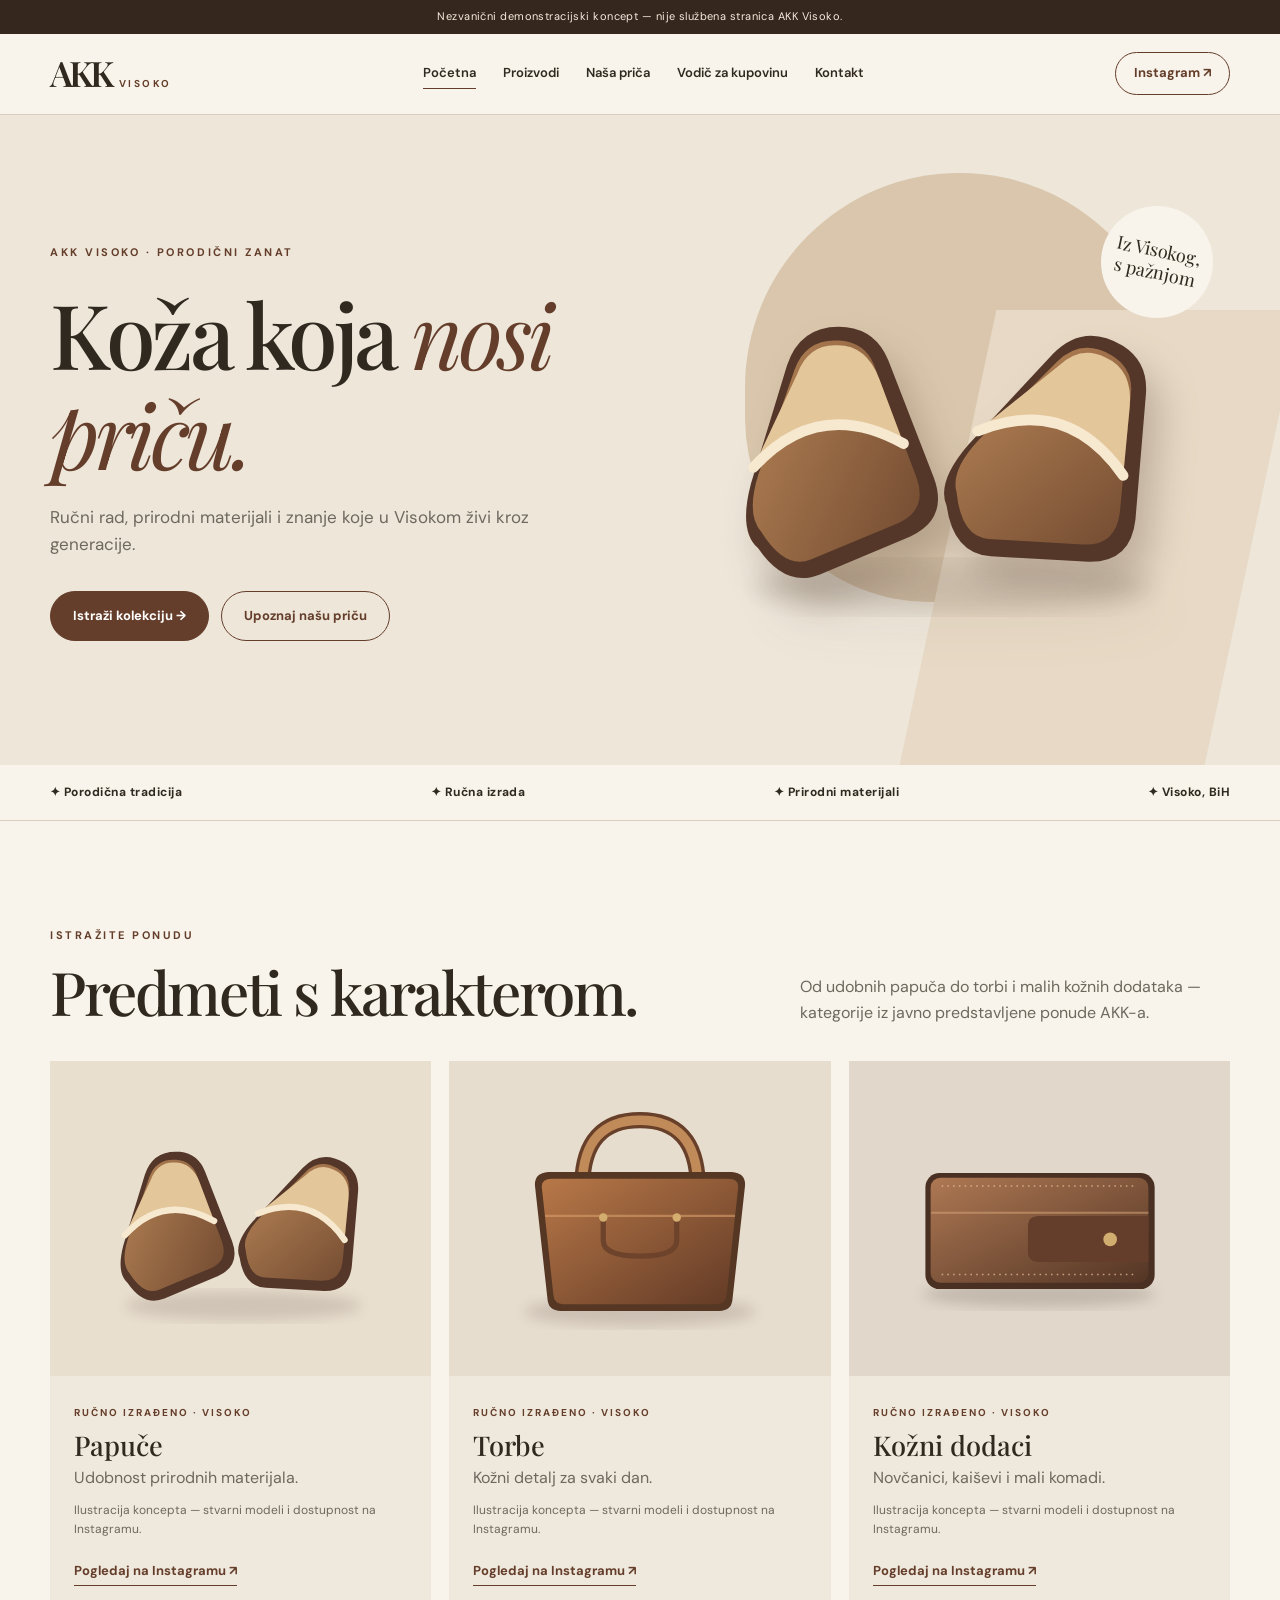
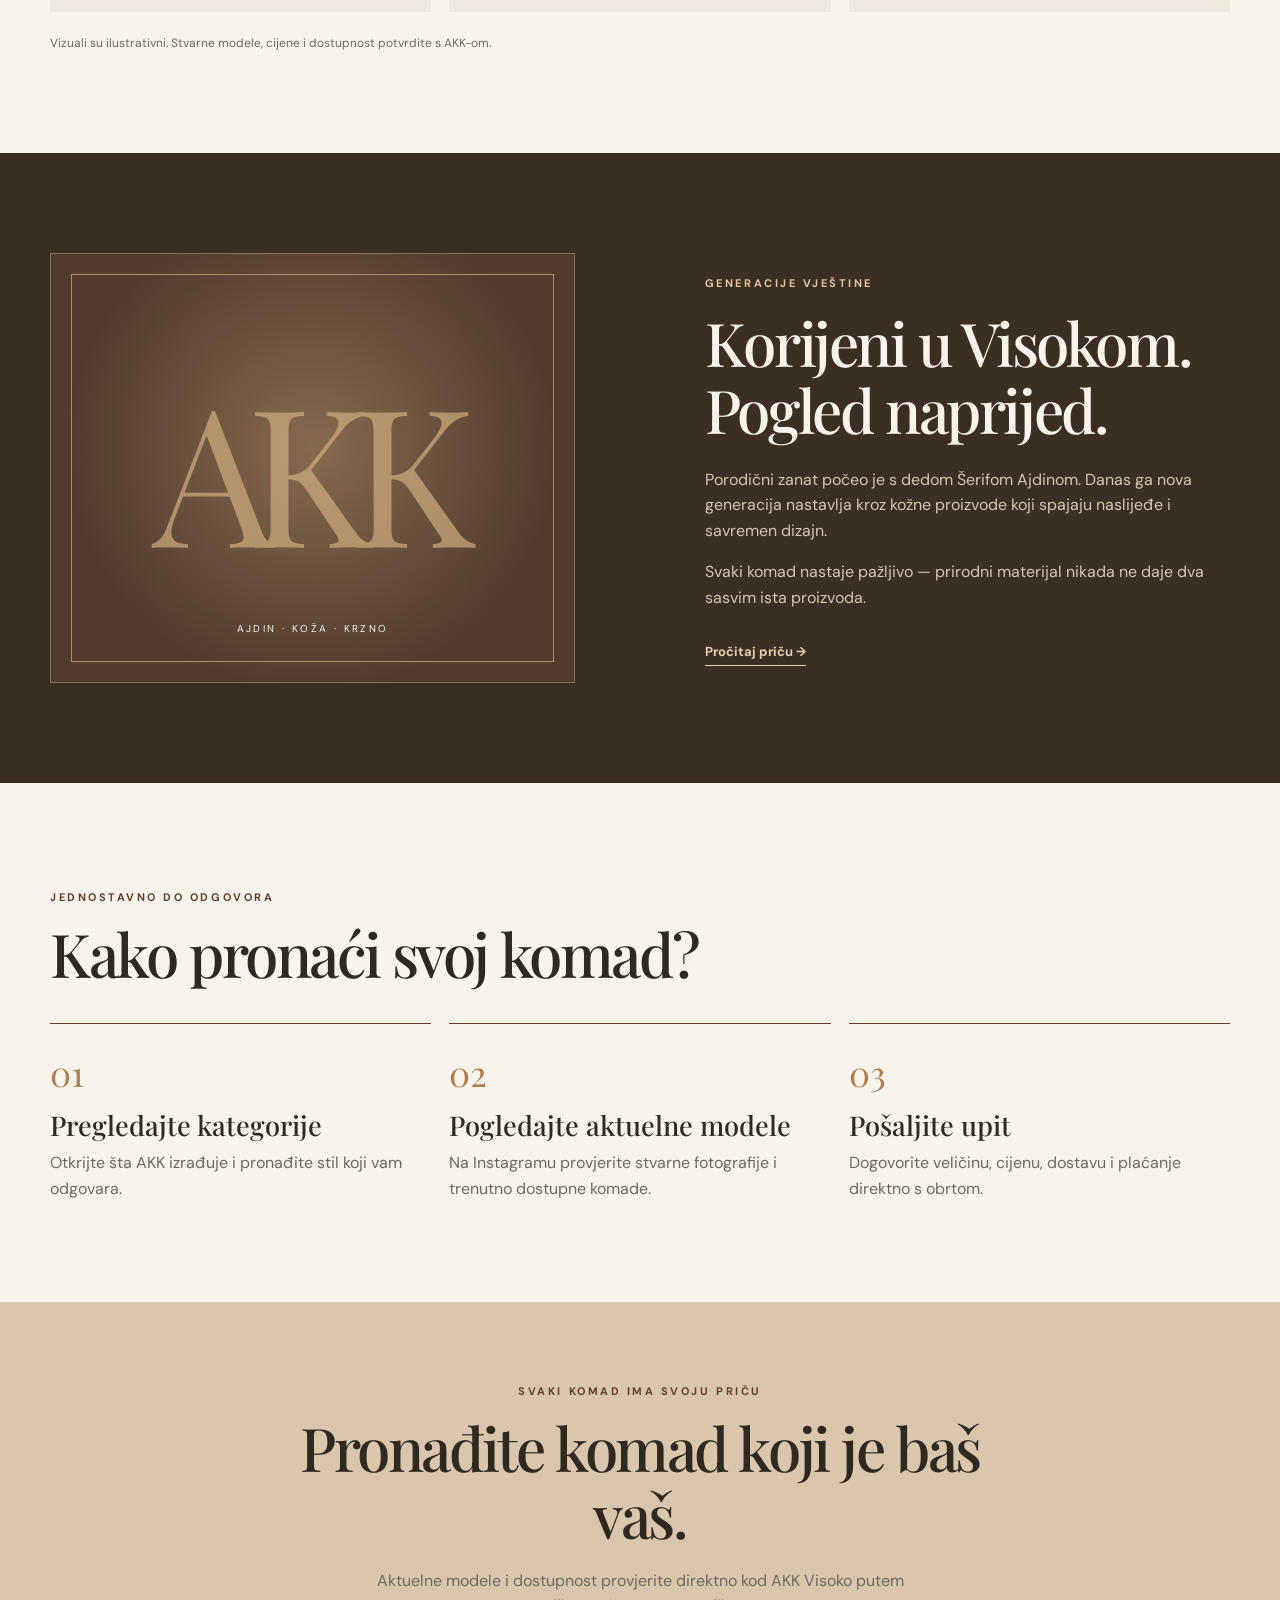
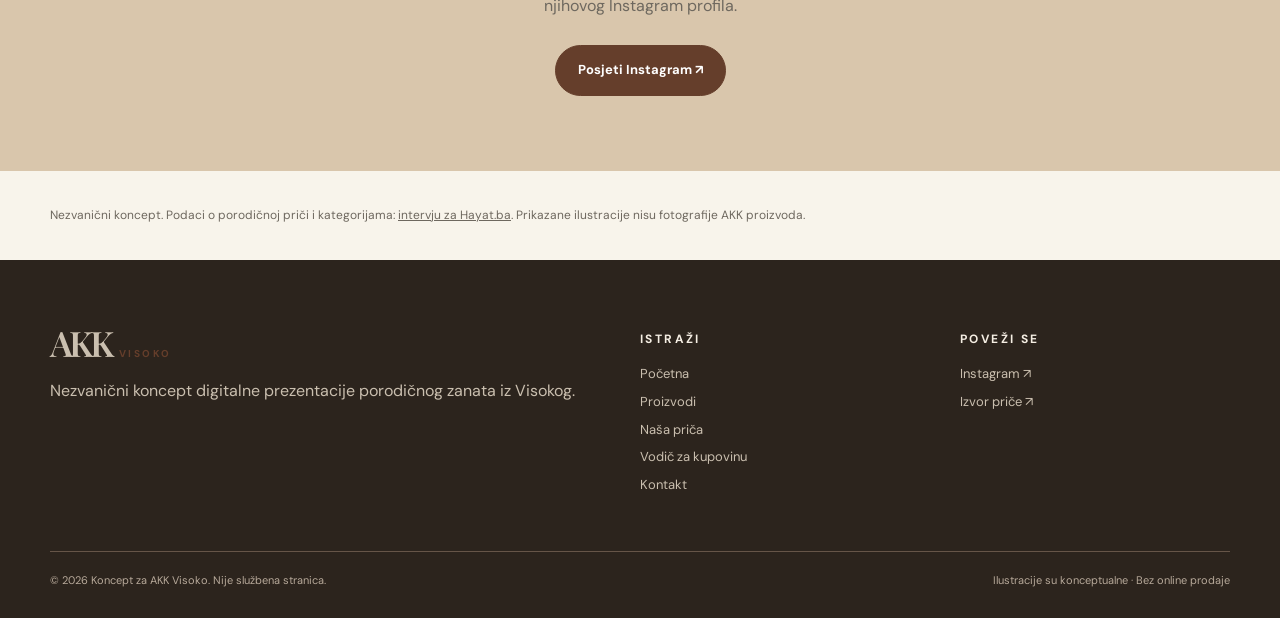
<file: index.html>
<!doctype html><html lang="bs"><head><meta charset="utf-8"><meta name="viewport" content="width=device-width,initial-scale=1"><meta name="theme-color" content="#ede6d9"><meta name="description" content="Nezvanični koncept sajta za AKK Visoko — ručno izrađeni kožni proizvodi i porodična tradicija."><title>AKK Visoko — Koža koja nosi priču</title><link rel="stylesheet" href="style.css"></head><body data-page="home"><div id="app"></div><script src="app.js" defer></script></body></html>
</file>
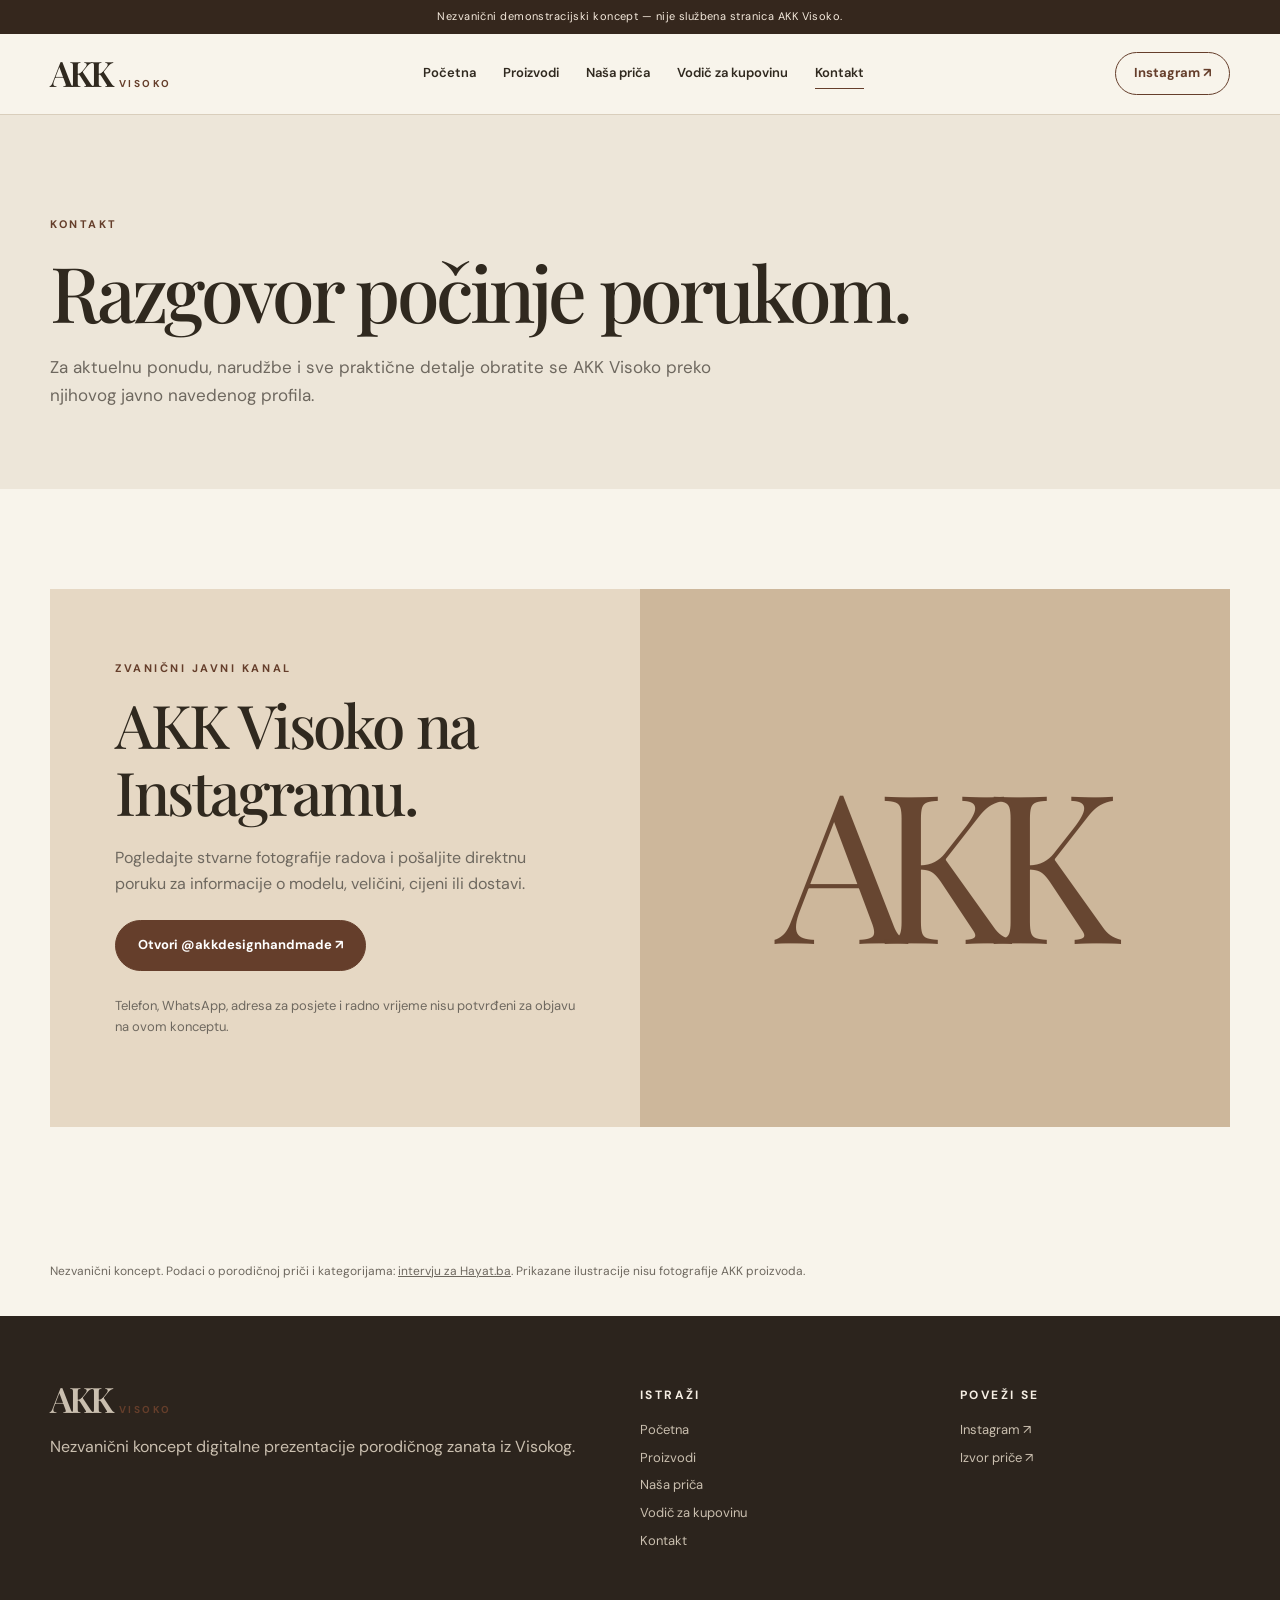
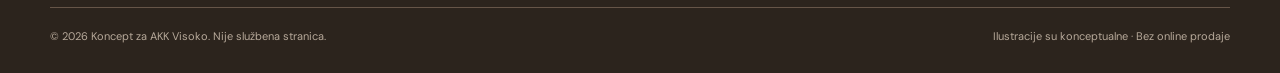
<file: kontakt.html>
<!doctype html><html lang="bs"><head><meta charset="utf-8"><meta name="viewport" content="width=device-width,initial-scale=1"><meta name="theme-color" content="#ede6d9"><meta name="description" content="Kontaktirajte AKK Visoko putem njihovog javno navedenog Instagram profila."><title>Kontakt — AKK Visoko</title><link rel="stylesheet" href="style.css"></head><body data-page="contact"><div id="app"></div><script src="app.js" defer></script></body></html>
</file>
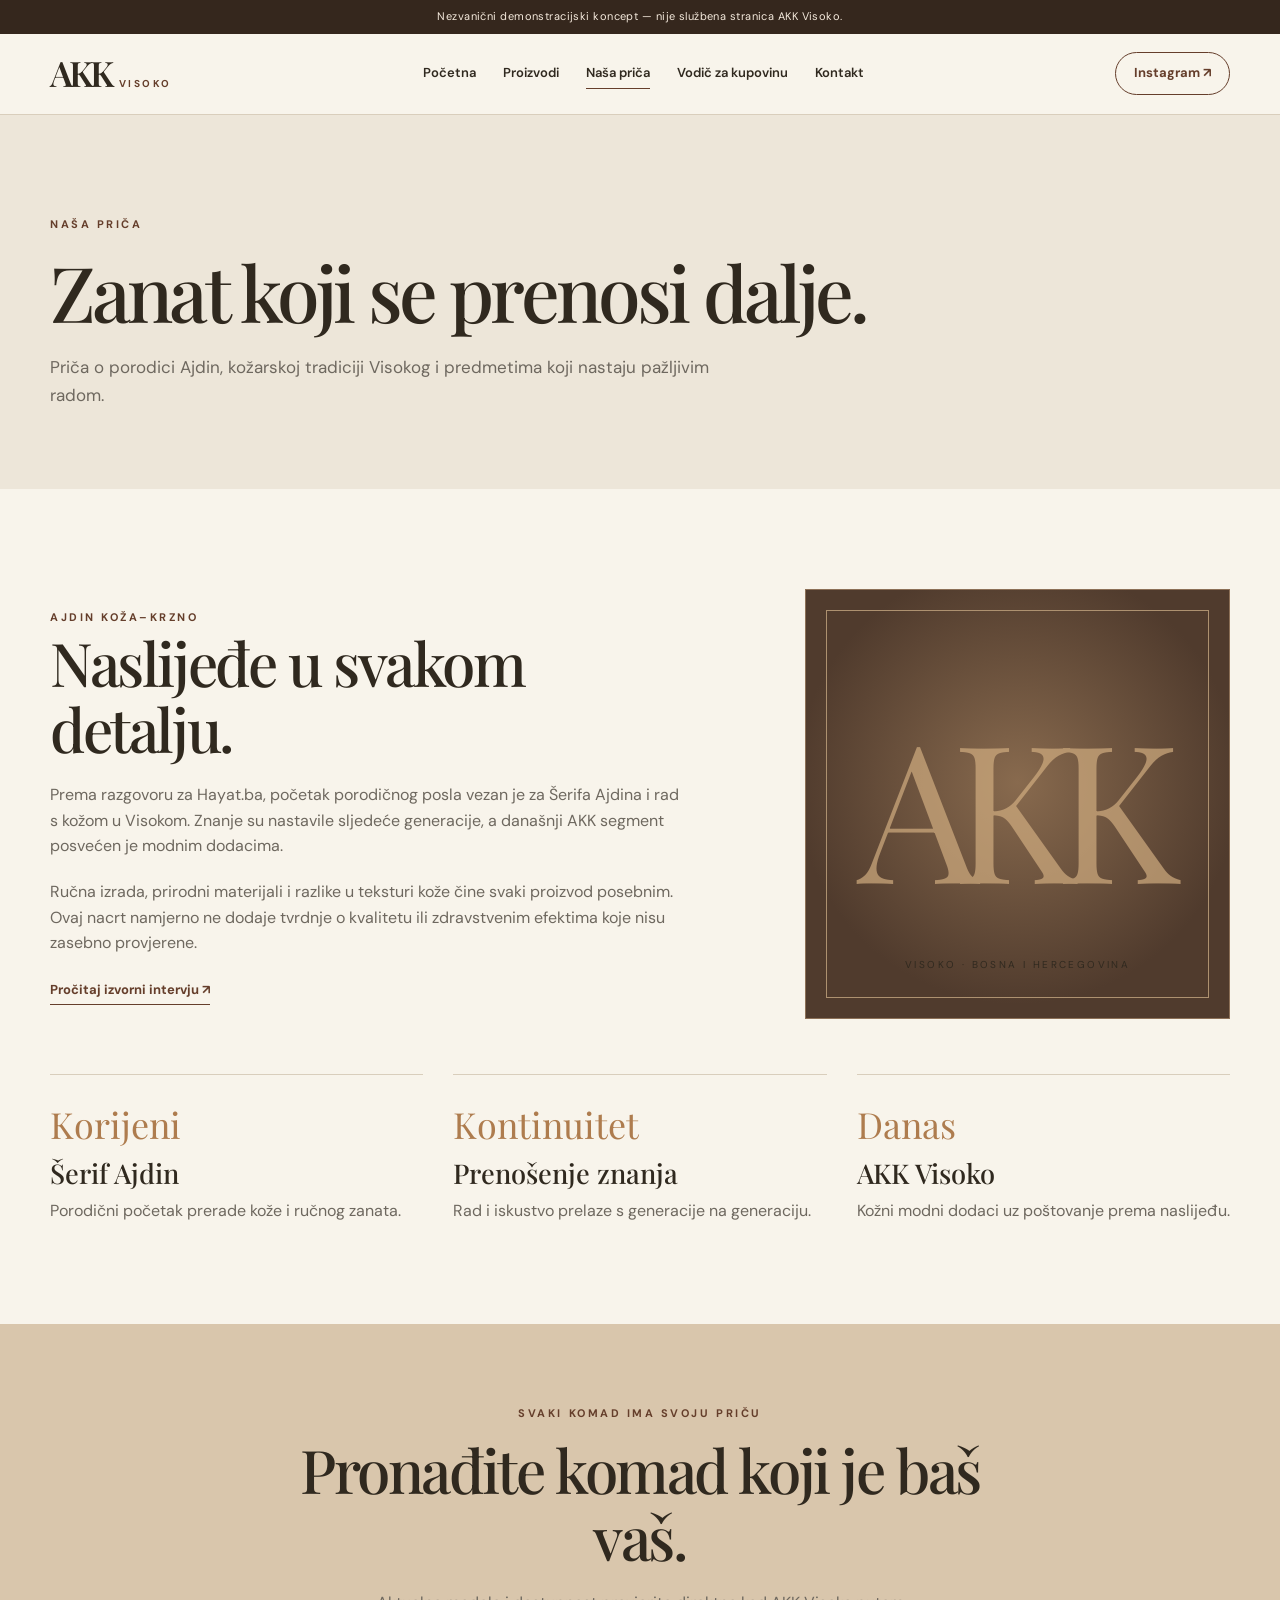
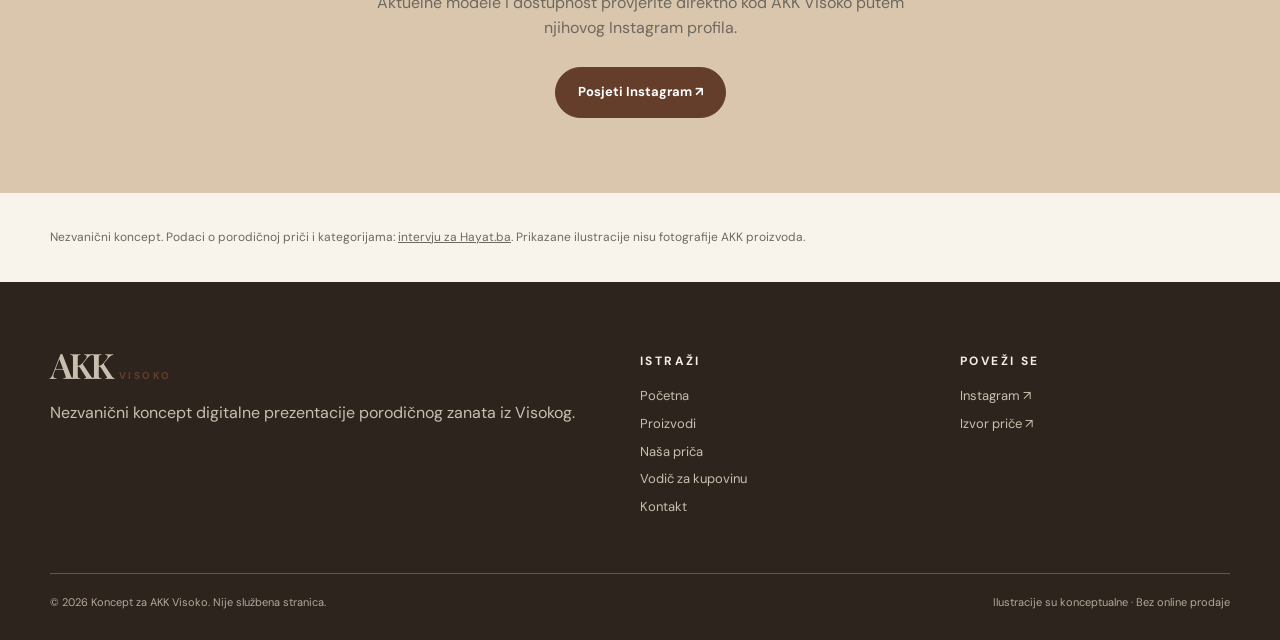
<file: prica.html>
<!doctype html><html lang="bs"><head><meta charset="utf-8"><meta name="viewport" content="width=device-width,initial-scale=1"><meta name="theme-color" content="#ede6d9"><meta name="description" content="Porodična tradicija AKK Visoko i ručni rad u Visokom."><title>Naša priča — AKK Visoko</title><link rel="stylesheet" href="style.css"></head><body data-page="story"><div id="app"></div><script src="app.js" defer></script></body></html>
</file>
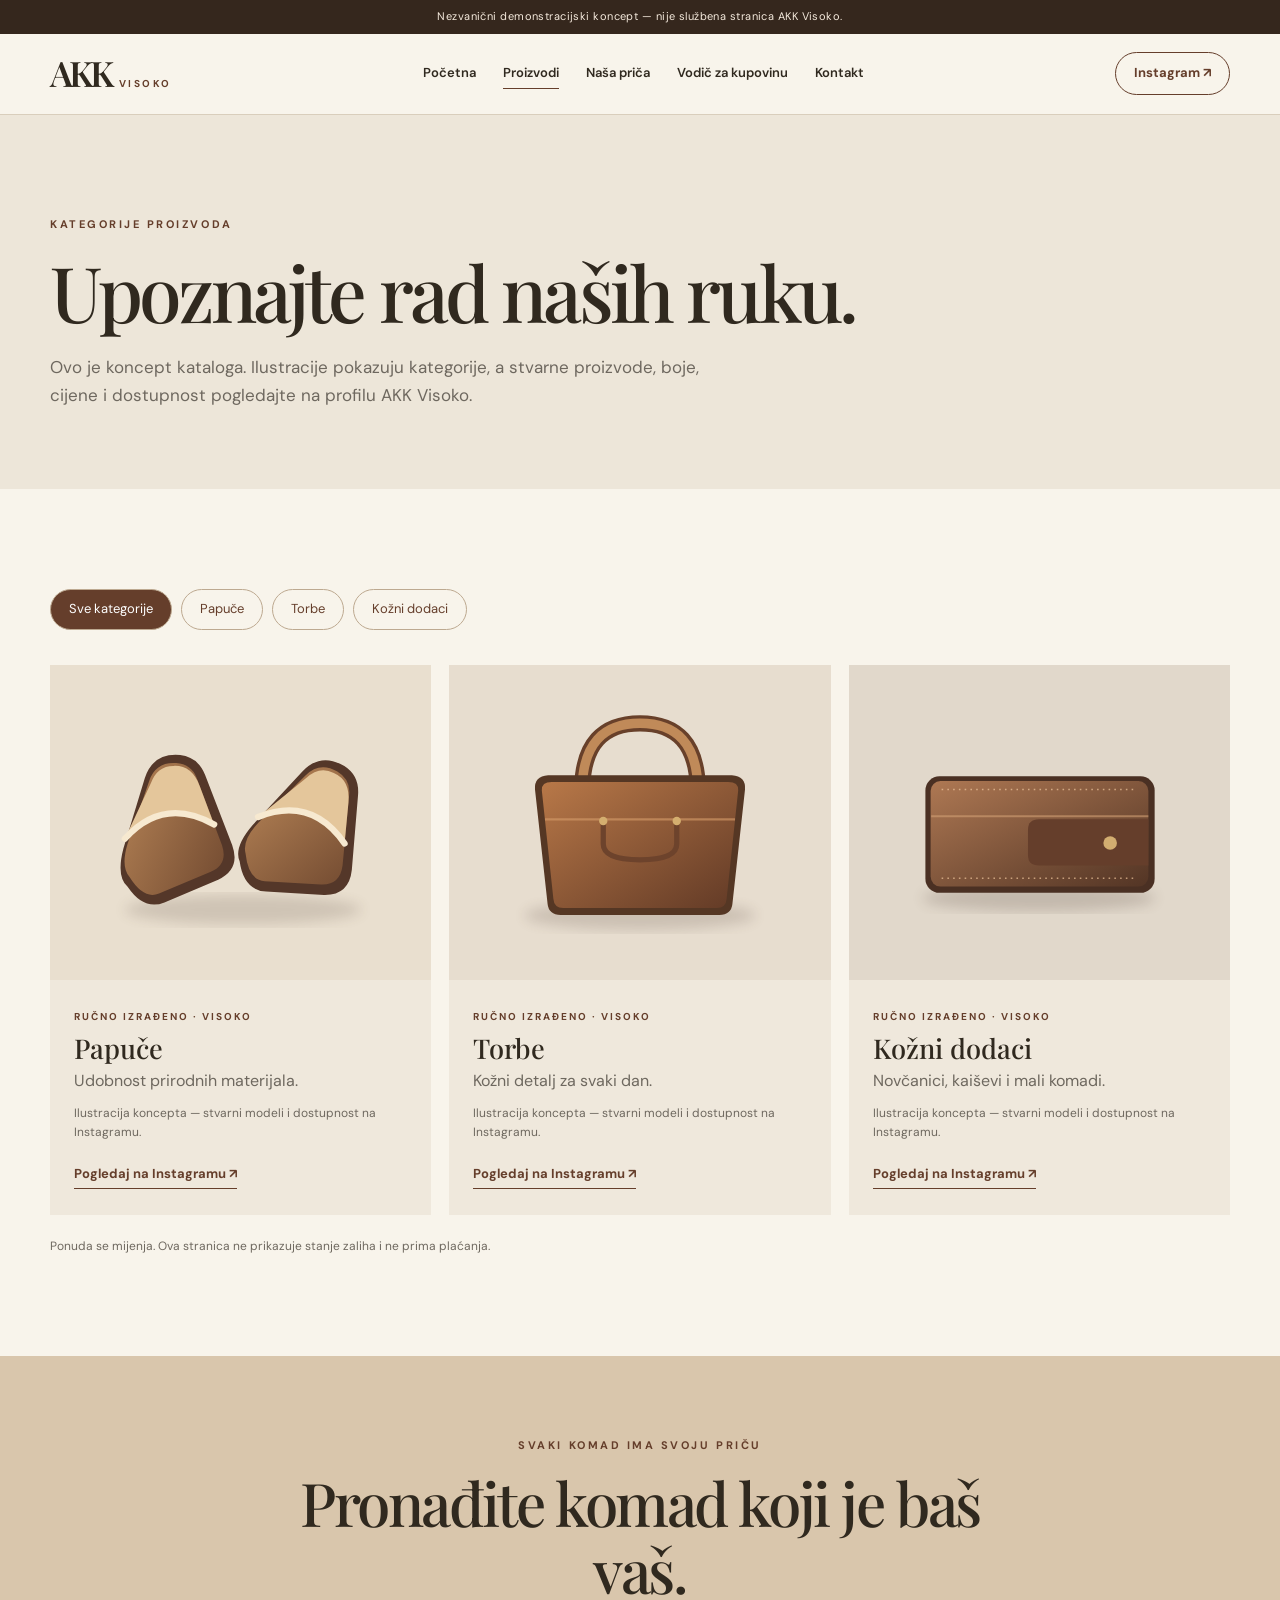
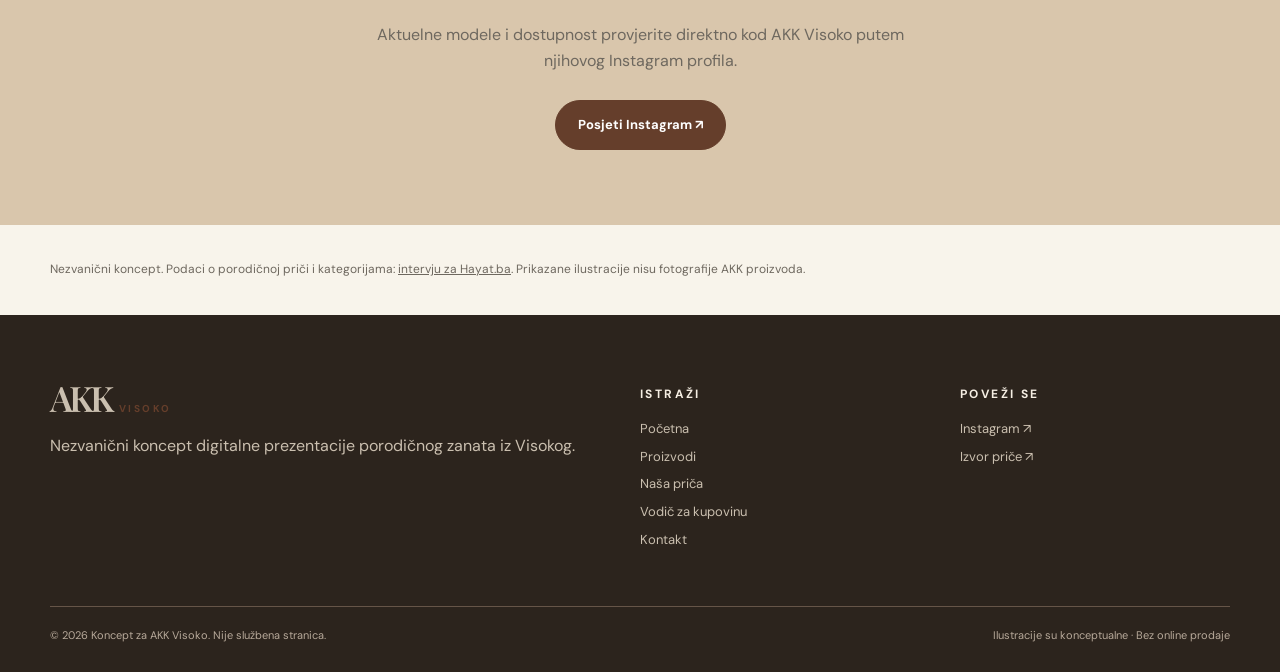
<file: proizvodi.html>
<!doctype html><html lang="bs"><head><meta charset="utf-8"><meta name="viewport" content="width=device-width,initial-scale=1"><meta name="theme-color" content="#ede6d9"><meta name="description" content="Kategorije proizvoda AKK Visoko: papuče, torbe i kožni dodaci. Ilustrativni prikaz koncepta."><title>Proizvodi — AKK Visoko</title><link rel="stylesheet" href="style.css"></head><body data-page="products"><div id="app"></div><script src="app.js" defer></script></body></html>
</file>
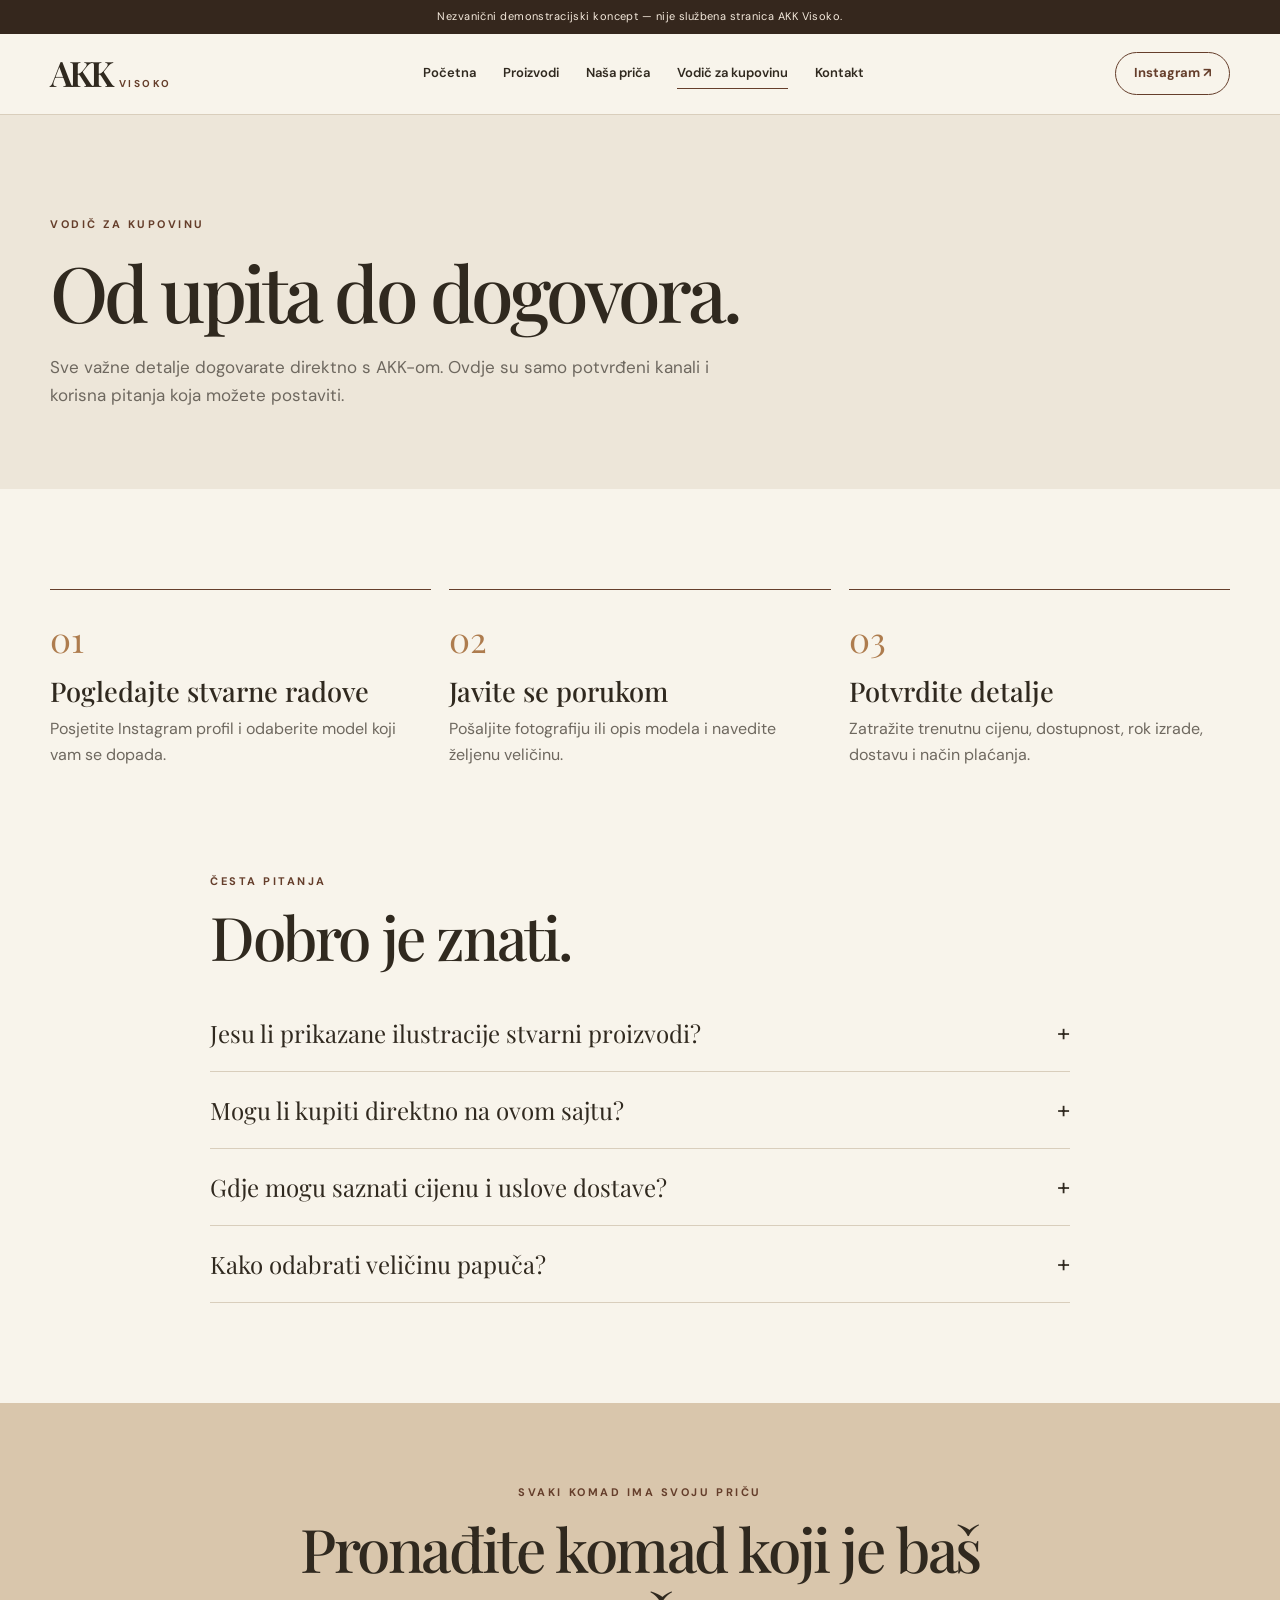
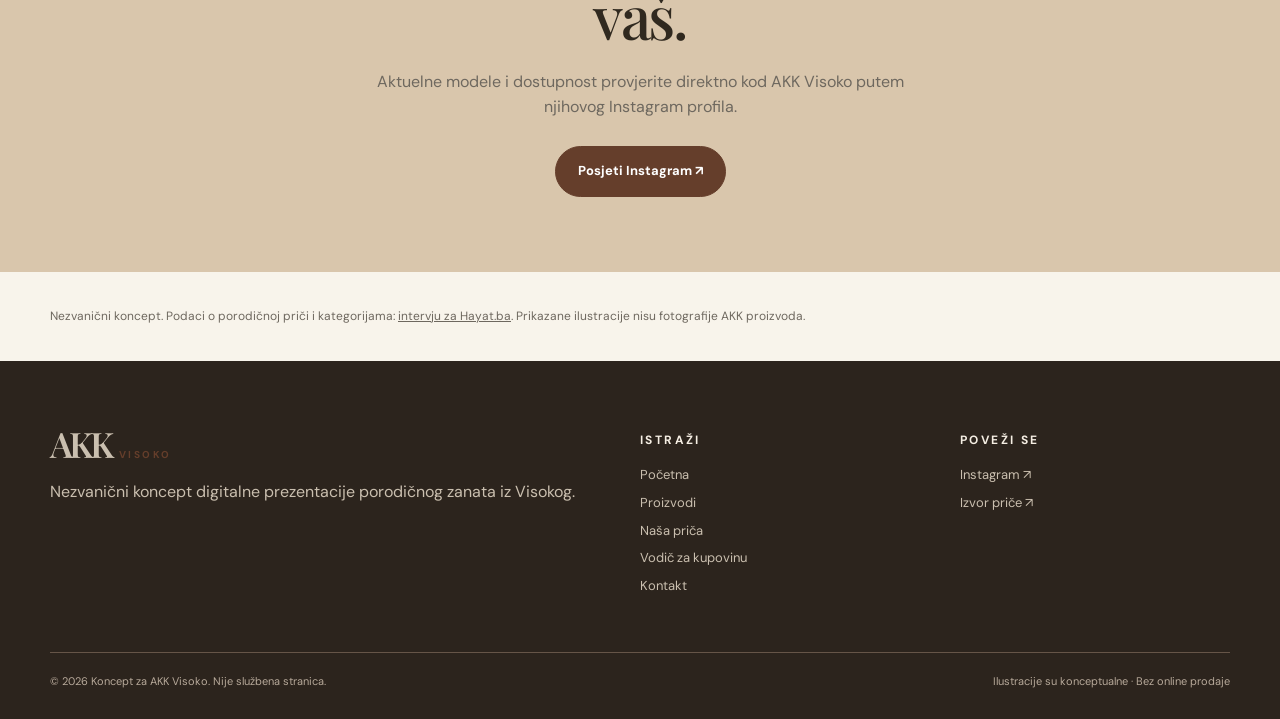
<file: vodic.html>
<!doctype html><html lang="bs"><head><meta charset="utf-8"><meta name="viewport" content="width=device-width,initial-scale=1"><meta name="theme-color" content="#ede6d9"><meta name="description" content="Kako poslati upit za AKK proizvode i šta provjeriti prije narudžbe."><title>Vodič za kupovinu — AKK Visoko</title><link rel="stylesheet" href="style.css"></head><body data-page="guide"><div id="app"></div><script src="app.js" defer></script></body></html>
</file>
<file: style.css>
@import url('https://fonts.googleapis.com/css2?family=DM+Sans:wght@400;500;600;700&family=Playfair+Display:wght@400;500;600&display=swap');
:root{--cream:#f8f4eb;--sand:#ede6d9;--ink:#30291f;--muted:#6e685f;--brown:#653e2b;--gold:#ae7c4e;--line:#d9cebc}*{box-sizing:border-box}html{scroll-behavior:smooth}body{margin:0;background:var(--cream);color:var(--ink);font:16px/1.6 'DM Sans',Arial,sans-serif}a{color:inherit;text-decoration:none}button{font:inherit}img{max-width:100%;display:block}.wrap{width:min(1180px,calc(100% - 48px));margin:auto}.eyebrow{font-size:11px;letter-spacing:.23em;text-transform:uppercase;font-weight:700;color:var(--brown)}h1,h2,h3{font-family:'Playfair Display',Georgia,serif;font-weight:500;line-height:1.11;margin:0}h1{font-size:clamp(3.4rem,7vw,7.2rem);letter-spacing:-.05em}h2{font-size:clamp(2.5rem,4.7vw,4.8rem);letter-spacing:-.04em}h3{font-size:1.7rem}p{margin:0;color:var(--muted)}.small{font-size:13px}.notice{background:#35271d;color:#f5eadd;text-align:center;padding:8px 20px;font-size:11px;letter-spacing:.04em}.notice a{text-decoration:underline}.site-header{background:var(--cream);border-bottom:1px solid var(--line);position:sticky;top:0;z-index:10}.header-row{min-height:80px;display:flex;align-items:center;justify-content:space-between;gap:26px}.brand{display:flex;align-items:baseline;gap:7px;white-space:nowrap}.brand b{font:600 35px/1 'Playfair Display',Georgia,serif;letter-spacing:-.08em}.brand small{font-size:10px;letter-spacing:.25em;font-weight:700;text-transform:uppercase;color:var(--brown)}.nav{display:flex;align-items:center;gap:27px;font-size:13px;font-weight:600}.nav a{border-bottom:1px solid transparent;padding:5px 0}.nav a:hover,.nav a[aria-current=page]{border-color:var(--brown)}.header-cta{padding:10px 18px;border:1px solid var(--brown);border-radius:99px;color:var(--brown);white-space:nowrap;font-size:13px;font-weight:700}.header-cta:hover{background:var(--brown);color:white}.menu{display:none;background:none;border:0;color:var(--ink);font-size:26px}.btn{display:inline-flex;align-items:center;justify-content:center;gap:12px;border-radius:99px;padding:14px 22px;background:var(--brown);color:#fff;font-size:13px;font-weight:700;border:1px solid var(--brown);transition:transform .2s,background .2s}.btn:hover{transform:translateY(-2px);background:#422817}.btn.alt{background:transparent;color:var(--brown)}.btn.alt:hover{background:#eee2d2}.hero{background:var(--sand);overflow:hidden}.hero-grid{min-height:650px;display:grid;grid-template-columns:1fr 1fr;align-items:center;gap:4vw}.hero-copy{padding:80px 0}.hero-copy h1{max-width:650px;margin:20px 0 22px}.hero-copy h1 em{color:var(--brown);font-weight:400}.hero-copy p{max-width:490px;font-size:17px}.actions{display:flex;flex-wrap:wrap;gap:12px;margin-top:32px}.hero-art{height:100%;min-height:600px;position:relative;display:grid;place-items:center}.hero-art:before{content:'';position:absolute;width:76%;aspect-ratio:1;border-radius:50% 50% 43% 43%;background:#d9c6ac;left:14%;top:9%}.hero-art:after{content:'';position:absolute;width:54%;height:70%;background:#e7d9c5;right:-4%;bottom:0;transform:skew(-12deg)}.hero-art img{position:relative;z-index:2;width:min(105%,650px);filter:drop-shadow(15px 25px 18px #68534450)}.stamp{position:absolute;z-index:3;right:3%;top:14%;width:112px;height:112px;border-radius:50%;display:grid;place-items:center;text-align:center;background:var(--cream);font:18px/1.2 'Playfair Display',Georgia,serif;transform:rotate(12deg);padding:10px}.micro{padding:18px 0;border-bottom:1px solid var(--line)}.micro .wrap{display:flex;justify-content:space-between;gap:20px}.micro span{font-size:12px;font-weight:700;letter-spacing:.04em}.section{padding:100px 0}.section-head{display:flex;justify-content:space-between;align-items:end;gap:30px;margin-bottom:36px}.section-head h2{margin-top:12px}.section-head p{max-width:430px}.products{display:grid;grid-template-columns:repeat(3,1fr);gap:18px}.product{background:#efe8dc;position:relative;overflow:hidden}.product .image{height:315px;display:grid;place-items:center;background:#e9dfcf}.product:nth-child(2) .image{background:#e7ddcf}.product:nth-child(3) .image{background:#e1d8cb}.product .image img{width:88%;max-height:96%;object-fit:contain;transition:transform .3s}.product:hover .image img{transform:scale(1.04)}.product .copy{padding:22px 24px 26px}.product h3{margin:6px 0 5px}.product .tag{font-size:10px;letter-spacing:.2em;text-transform:uppercase;color:var(--brown);font-weight:700}.product .hint{font-size:12px;margin-top:10px}.link{display:inline-block;border-bottom:1px solid var(--brown);font-size:13px;font-weight:700;color:var(--brown);padding-bottom:3px}.story-band{background:#3b2e23;color:var(--cream);padding:100px 0}.story-grid{display:grid;grid-template-columns:1fr 1fr;gap:11%;align-items:center}.story-band h2{margin:14px 0 24px}.story-band p{color:#d6c8b5;margin-bottom:16px}.story-band .link{color:#e7cfab;border-color:#e7cfab;margin-top:15px}.story-graphic{min-height:430px;border:1px solid #8c7057;position:relative;display:flex;align-items:center;justify-content:center;overflow:hidden;background:radial-gradient(circle at 50% 45%,#886a4e,#503b2d 70%)}.story-graphic:after{content:'';position:absolute;inset:20px;border:1px solid #ad9170}.story-graphic span{font:clamp(6rem,17vw,12rem)/1 'Playfair Display',Georgia,serif;color:#d1ad80;opacity:.7;letter-spacing:-.12em;transform:translateX(-.05em)}.story-graphic small{position:absolute;bottom:45px;letter-spacing:.24em;text-transform:uppercase;font-size:10px}.steps{display:grid;grid-template-columns:repeat(3,1fr);gap:18px}.step{border-top:1px solid var(--brown);padding:25px 20px 0 0}.step b{font:35px 'Playfair Display',Georgia,serif;color:var(--gold)}.step h3{margin:14px 0 10px}.cta-band{background:#d9c6ac;padding:75px 0;text-align:center}.cta-band h2{max-width:760px;margin:12px auto 20px}.cta-band p{max-width:560px;margin:auto}.cta-band .btn{margin-top:26px}.footer{background:#2c241d;color:#f5eee3;padding:65px 0 28px}.footer-grid{display:grid;grid-template-columns:2fr 1fr 1fr;gap:50px}.footer .brand{margin-bottom:16px}.footer p,.footer a{color:#cabfaf}.footer a:hover{color:white}.footer h4{margin:5px 0 15px;font-size:12px;letter-spacing:.2em;text-transform:uppercase}.footer-list{display:grid;gap:7px;font-size:13px}.footer-bottom{border-top:1px solid #665548;margin-top:55px;padding-top:20px;display:flex;justify-content:space-between;gap:20px;font-size:11px;color:#b7a99a}.page-intro{background:var(--sand);padding:95px 0 80px}.page-intro h1{font-size:clamp(3.5rem,6vw,6.4rem);max-width:900px;margin:14px 0 20px}.page-intro p{max-width:700px;font-size:17px}.filters{display:flex;gap:9px;flex-wrap:wrap;margin-bottom:35px}.filter{border:1px solid #bda990;border-radius:99px;background:transparent;color:var(--brown);padding:9px 18px;cursor:pointer;font-size:13px}.filter.active,.filter:hover{background:var(--brown);color:white}.subnote{margin-top:22px;font-size:12px}.editorial{display:grid;grid-template-columns:1.2fr .8fr;gap:10%;align-items:center}.editorial p{margin:20px 0}.quote{font:clamp(2rem,3vw,3rem)/1.3 'Playfair Display',Georgia,serif;color:var(--brown);border-left:2px solid var(--gold);padding-left:24px}.timeline{display:grid;grid-template-columns:repeat(3,1fr);gap:30px;margin-top:55px}.timeline article{border-top:1px solid var(--line);padding-top:25px}.timeline b{font:36px 'Playfair Display',Georgia,serif;color:var(--gold)}.timeline h3{margin:10px 0}.faq{max-width:860px;margin:auto}.faq details{border-bottom:1px solid var(--line);padding:22px 0}.faq summary{cursor:pointer;font:24px 'Playfair Display',Georgia,serif;list-style:none;display:flex;justify-content:space-between;gap:20px}.faq summary:after{content:'+';font-family:'DM Sans',sans-serif}.faq details[open] summary:after{content:'−'}.faq details p{padding:15px 30px 0 0}.contact-card{display:grid;grid-template-columns:1fr 1fr;background:#e6d8c4;min-height:370px}.contact-card>div{padding:65px}.contact-card h2{margin:12px 0 20px}.contact-card p{margin-bottom:24px}.contact-art{display:grid;place-items:center;background:#cdb79b}.contact-art span{font:clamp(6rem,17vw,13rem) 'Playfair Display',Georgia,serif;color:#674631;letter-spacing:-.13em}.source{padding:35px 0;font-size:12px;color:var(--muted)}.source a{text-decoration:underline}a:focus-visible,button:focus-visible,summary:focus-visible{outline:3px solid #a46b34;outline-offset:3px}@media(max-width:950px){.nav{gap:15px}.hero-grid{min-height:580px}.hero-art{min-height:500px}.product .image{height:250px}.story-grid{gap:6%}}@media(max-width:760px){.wrap{width:min(100% - 32px,1180px)}.header-row{min-height:68px}.brand b{font-size:30px}.header-cta{display:none}.menu{display:block}.nav{display:none;position:absolute;top:100%;left:0;right:0;background:var(--cream);padding:20px 24px 28px;border-bottom:1px solid var(--line);flex-direction:column;align-items:stretch;gap:7px}.nav.open{display:flex}.nav a{padding:10px 0}.hero-grid,.story-grid,.editorial,.contact-card{grid-template-columns:1fr}.hero-copy{padding:67px 0 0}.hero-art{min-height:390px}.hero-art img{width:min(95%,500px)}.stamp{right:4%;top:6%}.micro .wrap{flex-wrap:wrap}.micro span{width:calc(50% - 10px)}.section{padding:70px 0}.section-head{display:block}.section-head p{margin-top:15px}.products{grid-template-columns:1fr 1fr}.story-graphic{min-height:300px;order:-1}.steps,.timeline{grid-template-columns:1fr}.footer-grid{grid-template-columns:1fr 1fr}.footer-grid>div:first-child{grid-column:1/-1}.page-intro{padding:70px 0}.contact-art{min-height:250px}}@media(max-width:520px){.products{grid-template-columns:1fr}.product .image{height:290px}.micro span{font-size:10px}.footer-grid{grid-template-columns:1fr}.footer-grid>div:first-child{grid-column:auto}.footer-bottom{flex-direction:column}.contact-card>div{padding:42px 30px}.actions .btn{width:100%}}@media(prefers-reduced-motion:reduce){html{scroll-behavior:auto}*,*:before,*:after{transition:none!important;animation:none!important}}
</file>
